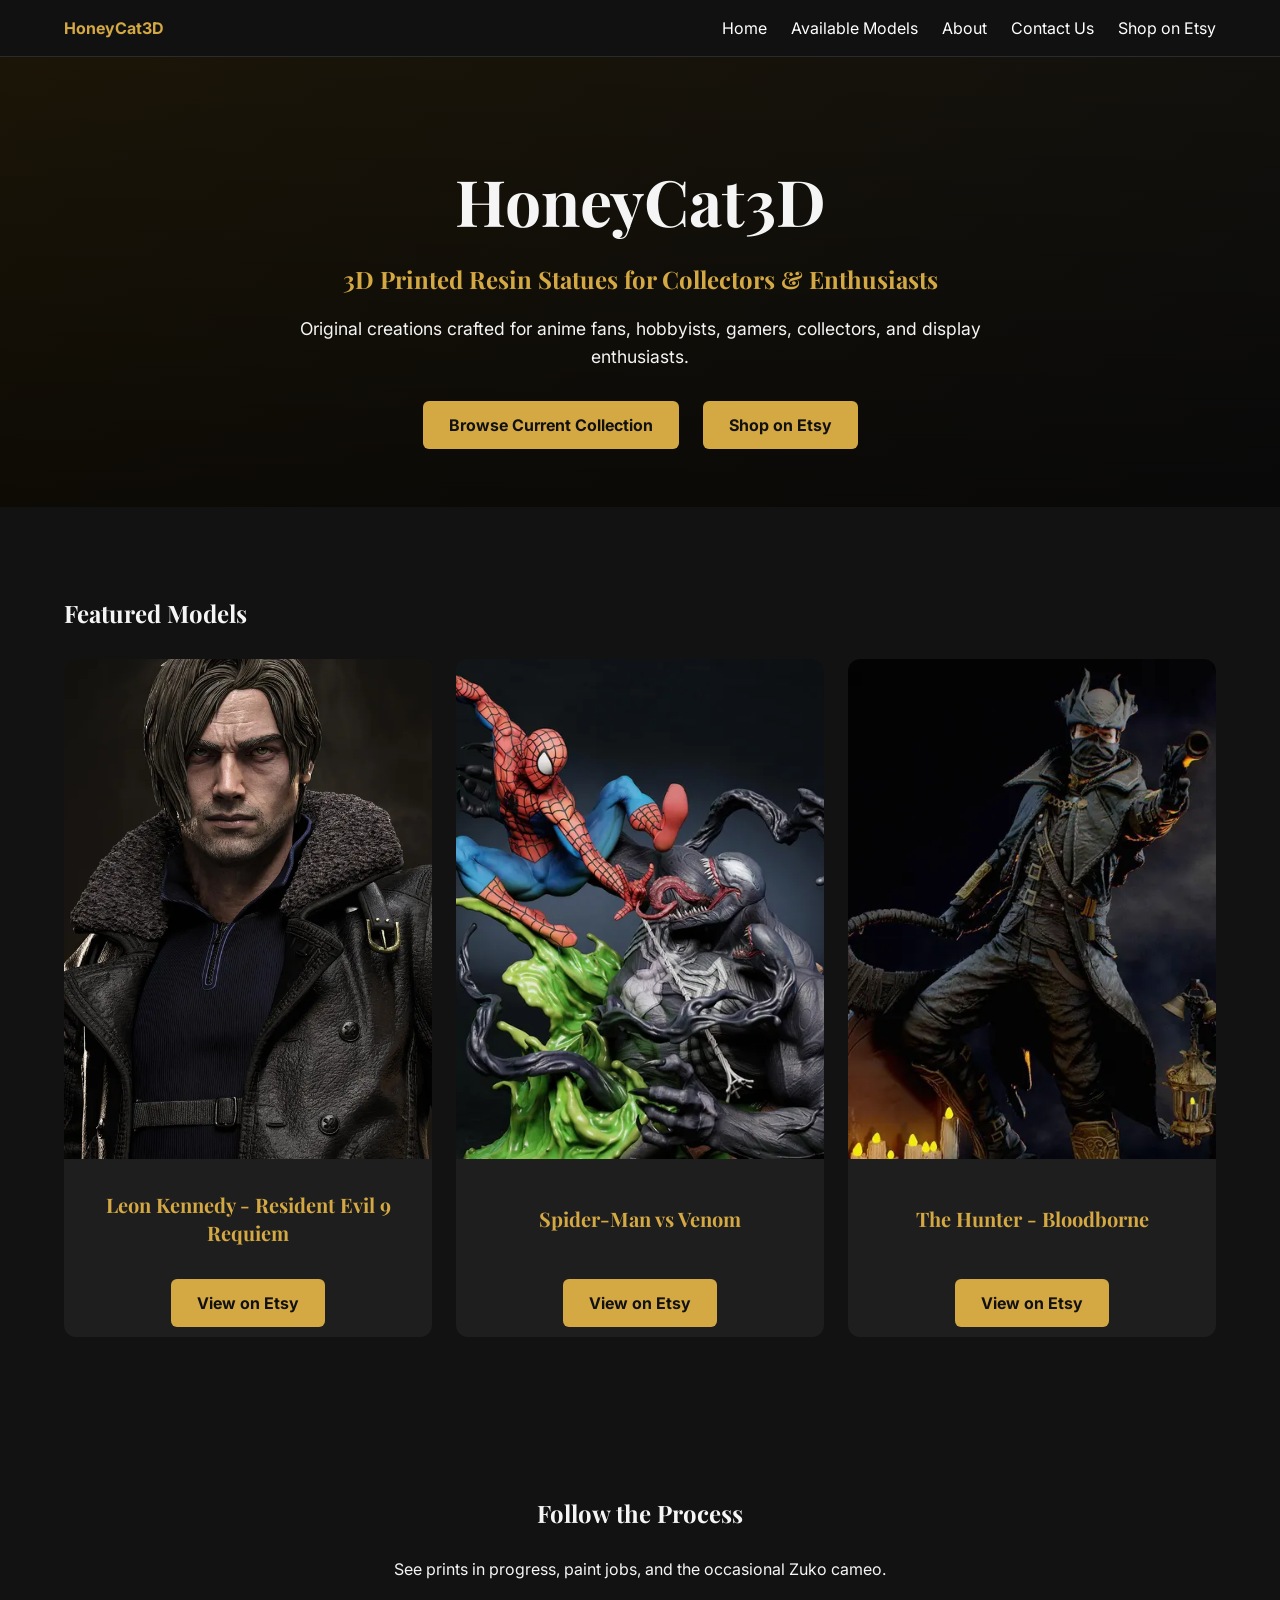
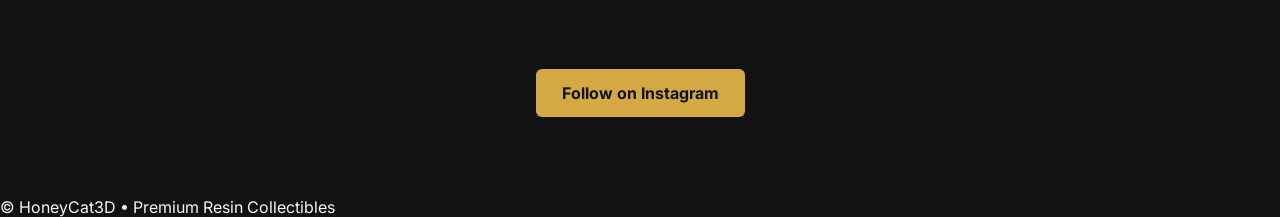
<file: index.html>
<!doctype html>
<html>
<head>
    <meta charset="utf-8">
    <meta name="viewport" content="width=device-width,initial-scale=1">
    <link rel="stylesheet" href="styles.css">
    <title>HoneyCat3D</title>
</head>

<body>

    <header>
        <nav>
            <div>
                <strong class="gold">HoneyCat3D</strong>
            </div>

            <div class="links">
                <a href="index.html">Home</a>
                <a href="models.html">Available Models</a>
                <a href="about.html">About</a>
                <a href="contact.html">Contact Us</a>
                <a href="https://www.etsy.com/shop/HoneyCat3D" target="_blank">Shop on Etsy</a>
            </div>
        </nav>
    </header>

    <section class="hero">
        <div>
            <h1>HoneyCat3D</h1>

            <h2 class="gold">
                3D Printed Resin Statues for Collectors & Enthusiasts
            </h2>

            <p>
                Original creations crafted for anime fans, hobbyists, gamers, collectors,
                and display enthusiasts.
            </p>

            <a class="btn" href="models.html">
                Browse Current Collection
            </a>

            <a class="btn"
               href="https://www.etsy.com/shop/HoneyCat3D"
               target="_blank">Shop on Etsy
            </a>
        </div>
    </section>

    <section class="section">
        <h2>Featured Models</h2>
        <div class="grid">
            <div class="card">
                <img src="images/leon-kennedy.jpg" alt="Leon Kennedy - Resident Evil 9 Requiem">
                <h3>Leon Kennedy - Resident Evil 9 Requiem</h3>
                <a class="btn"
                   href="https://www.etsy.com/listing/4495283661/leon-kennedy-resident-evil-9-requiem"
                   target="_blank">
                   View on Etsy
                </a>
            </div>

            <div class="card">
                <img src="images/spiderman-venom.jpg" alt="Spider-Man vs Venom">
                <h3>Spider-Man vs Venom</h3>
                <a class="btn" href="https://www.etsy.com/listing/4495843541/spider-man-vs-venom-resin-model-kit-3d" target="_blank">View on Etsy</a>
            </div>

            <div class="card">
                <img src="images/hunter-bloodborne.jpg" alt="The Hunter - Bloodborne">
                <h3>The Hunter - Bloodborne</h3>
                <a class="btn" href="https://www.etsy.com/listing/4495305898/the-hunter-bloodborne-resin-model-kit-3d" target="_blank">View on Etsy</a>
            </div>
        </div>
    </section>

    <section class="section" style="text-align: center;">
        <h2>Follow the Process</h2>
        <p>See prints in progress, paint jobs, and the occasional Zuko cameo.</p>

        <div class="insta-embeds">
            <blockquote class="instagram-media" data-instgrm-captioned data-instgrm-permalink="https://www.instagram.com/p/DdEme7PoEOU/?utm_source=ig_embed&amp;utm_campaign=loading" data-instgrm-version="14" style=" background:#FFF; border:0; border-radius:3px; box-shadow:0 0 1px 0 rgba(0,0,0,0.5),0 1px 10px 0 rgba(0,0,0,0.15); margin: 1px; max-width:540px; min-width:326px; padding:0; width:99.375%; width:-webkit-calc(100% - 2px); width:calc(100% - 2px);"></blockquote>

            <blockquote class="instagram-media" data-instgrm-captioned data-instgrm-permalink="https://www.instagram.com/p/DdArCjHllTV/?utm_source=ig_embed&amp;utm_campaign=loading" data-instgrm-version="14" style=" background:#FFF; border:0; border-radius:3px; box-shadow:0 0 1px 0 rgba(0,0,0,0.5),0 1px 10px 0 rgba(0,0,0,0.15); margin: 1px; max-width:540px; min-width:326px; padding:0; width:99.375%; width:-webkit-calc(100% - 2px); width:calc(100% - 2px);"></blockquote>

            <blockquote class="instagram-media" data-instgrm-captioned data-instgrm-permalink="https://www.instagram.com/p/Dbi0T_EoL50/?utm_source=ig_embed&amp;utm_campaign=loading" data-instgrm-version="14" style=" background:#FFF; border:0; border-radius:3px; box-shadow:0 0 1px 0 rgba(0,0,0,0.5),0 1px 10px 0 rgba(0,0,0,0.15); margin: 1px; max-width:540px; min-width:326px; padding:0; width:99.375%; width:-webkit-calc(100% - 2px); width:calc(100% - 2px);"></blockquote>
        </div>

        <a class="btn" href="https://www.instagram.com/honey.cat.studios/" target="_blank">Follow on Instagram</a>
    </section>

    <div class="footer">
        © HoneyCat3D • Premium Resin Collectibles
    </div>

    <script async src="//www.instagram.com/embed.js"></script>

</body>
</html>
</file>
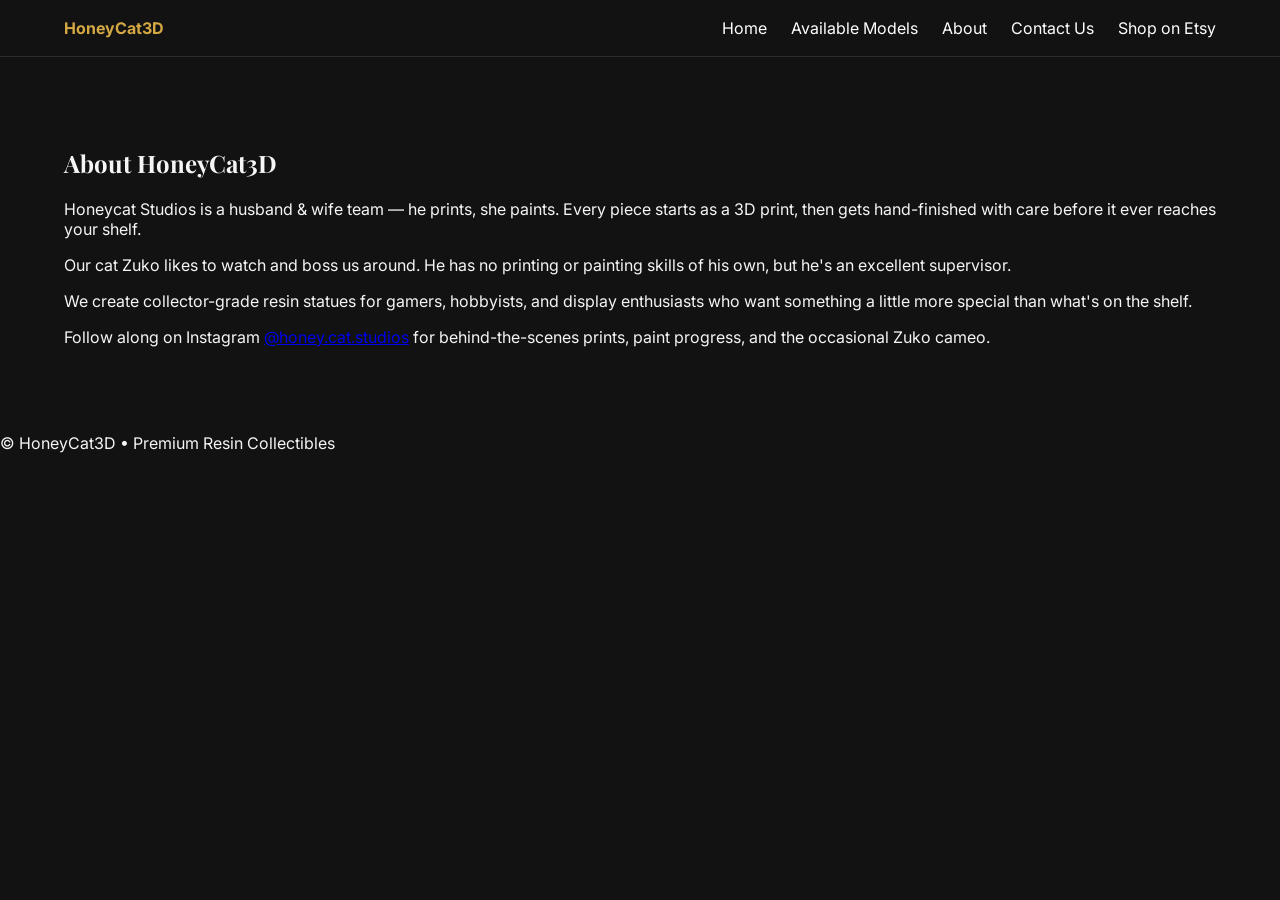
<file: about.html>
<!doctype html>
<html>
<head>
    <meta charset="utf-8">
    <meta name="viewport" content="width=device-width,initial-scale=1">
    <link rel="stylesheet" href="styles.css">
    <title>About - HoneyCat3D</title>
</head>

<body>

    <header>
        <nav>
            <div>
                <strong class="gold">HoneyCat3D</strong>
            </div>

            <div class="links">
                <a href="index.html">Home</a>
                <a href="models.html">Available Models</a>
                <a href="about.html">About</a>
                <a href="contact.html">Contact Us</a>
                <a href="https://www.etsy.com/shop/HoneyCat3D" target="_blank">Shop on Etsy</a>
            </div>
        </nav>
    </header>

    <section class="section">
        <h1>About HoneyCat3D</h1>

        <p>
            Honeycat Studios is a husband &amp; wife team — he prints,
            she paints. Every piece starts as a 3D print, then gets
            hand-finished with care before it ever reaches your shelf.
        </p>

        <p>
            Our cat Zuko likes to watch and boss us around. He has no
            printing or painting skills of his own, but he's an
            excellent supervisor.
        </p>

        <p>
            We create collector-grade resin statues for
            gamers, hobbyists, and display enthusiasts who want
            something a little more special than what's on the shelf.
        </p>

        <p>
            Follow along on Instagram
            <a href="https://www.instagram.com/honey.cat.studios/" target="_blank">@honey.cat.studios</a>
            for behind-the-scenes prints, paint progress, and the
            occasional Zuko cameo.
        </p>
    </section>

    <div class="footer">
        © HoneyCat3D • Premium Resin Collectibles
    </div>

</body>
</html>
</file>
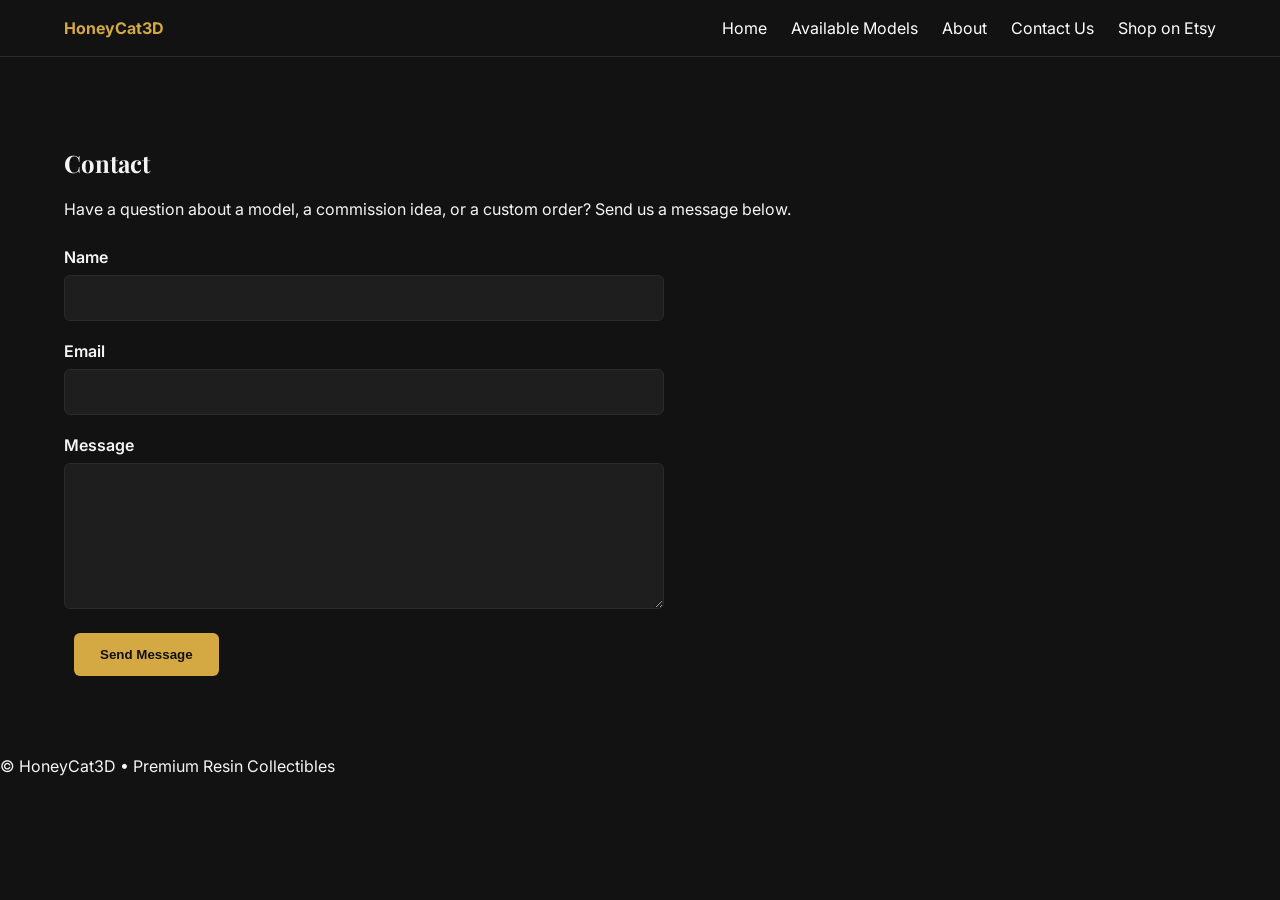
<file: contact.html>
<!doctype html>
<html>
<head>
    <meta charset="utf-8">
    <meta name="viewport" content="width=device-width,initial-scale=1">
    <link rel="stylesheet" href="styles.css">
    <title>Contact - HoneyCat3D</title>
</head>

<body>

    <header>
        <nav>
            <div>
                <strong class="gold">HoneyCat3D</strong>
            </div>

            <div class="links">
                <a href="index.html">Home</a>
                <a href="models.html">Available Models</a>
                <a href="about.html">About</a>
                <a href="contact.html">Contact Us</a>
                <a href="https://www.etsy.com/shop/HoneyCat3D" target="_blank">Shop on Etsy</a>
            </div>
        </nav>
    </header>

    <section class="section">
        <h1>Contact</h1>
        <p>Have a question about a model, a commission idea, or a custom order? Send us a message below.</p>

        <form class="contact-form" action="https://formtorch.com/f/ctdcpohybp" method="POST">
            <input type="hidden" name="_redirect" value="https://tehh3ro0ftiem.github.io/honeycat-studios/thank-you.html">

            <label for="name">Name</label>
            <input type="text" id="name" name="name" required>

            <label for="email">Email</label>
            <input type="email" id="email" name="email" required>

            <label for="message">Message</label>
            <textarea id="message" name="message" rows="6" required></textarea>

            <button type="submit" class="btn">Send Message</button>
        </form>
    </section>

    <div class="footer">
        © HoneyCat3D • Premium Resin Collectibles
    </div>

</body>
</html>
</file>
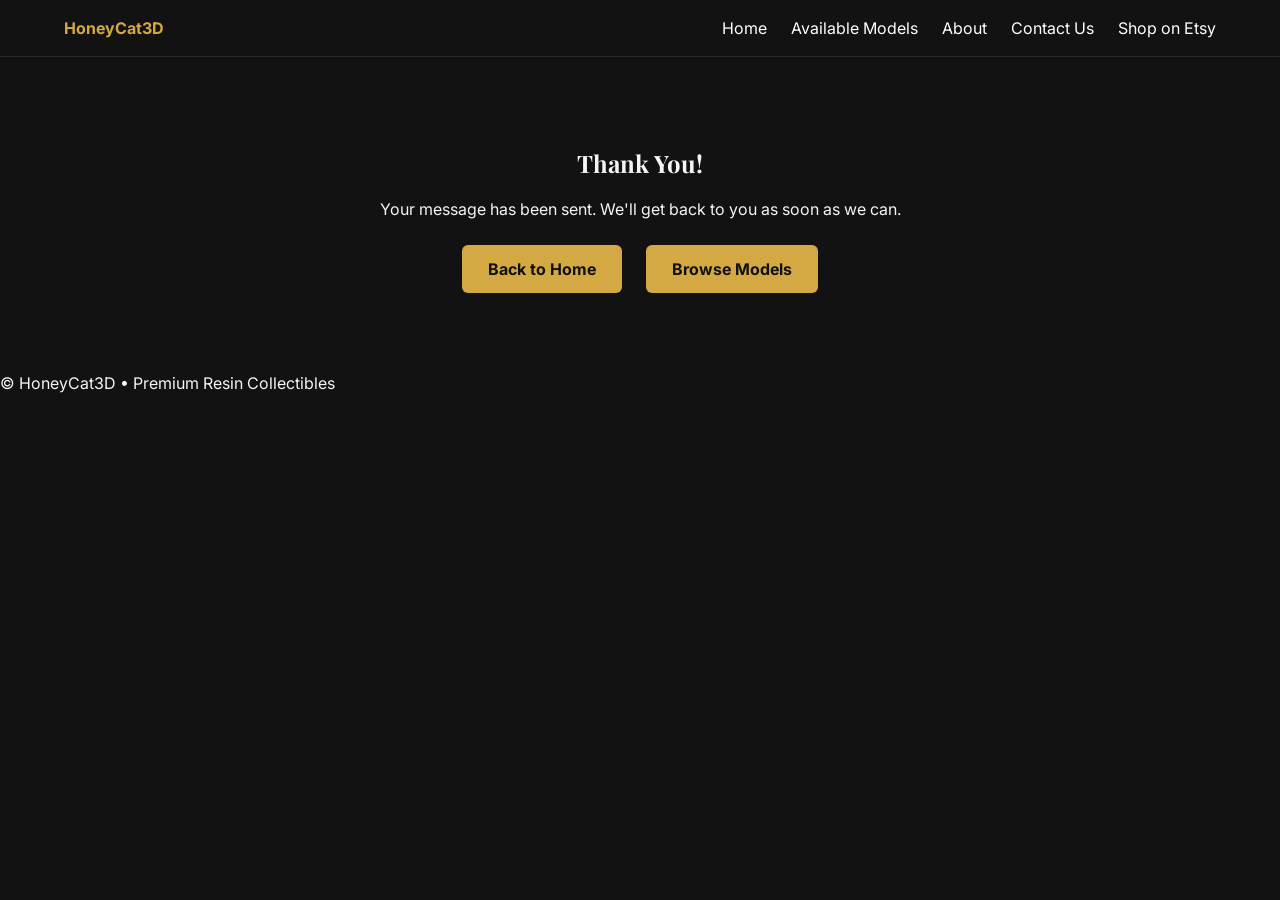
<file: thank-you.html>
<!doctype html>
<html>
<head>
    <meta charset="utf-8">
    <meta name="viewport" content="width=device-width,initial-scale=1">
    <link rel="stylesheet" href="styles.css">
    <title>Thank You - HoneyCat3D</title>
</head>

<body>

    <header>
        <nav>
            <div>
                <strong class="gold">HoneyCat3D</strong>
            </div>

            <div class="links">
                <a href="index.html">Home</a>
                <a href="models.html">Available Models</a>
                <a href="about.html">About</a>
                <a href="contact.html">Contact Us</a>
                <a href="https://www.etsy.com/shop/HoneyCat3D" target="_blank">Shop on Etsy</a>
            </div>
        </nav>
    </header>

    <section class="section" style="text-align: center;">
        <h1>Thank You!</h1>
        <p>Your message has been sent. We'll get back to you as soon as we can.</p>

        <a class="btn" href="index.html">Back to Home</a>
        <a class="btn" href="models.html">Browse Models</a>
    </section>

    <div class="footer">
        © HoneyCat3D • Premium Resin Collectibles
    </div>

</body>
</html>
</file>
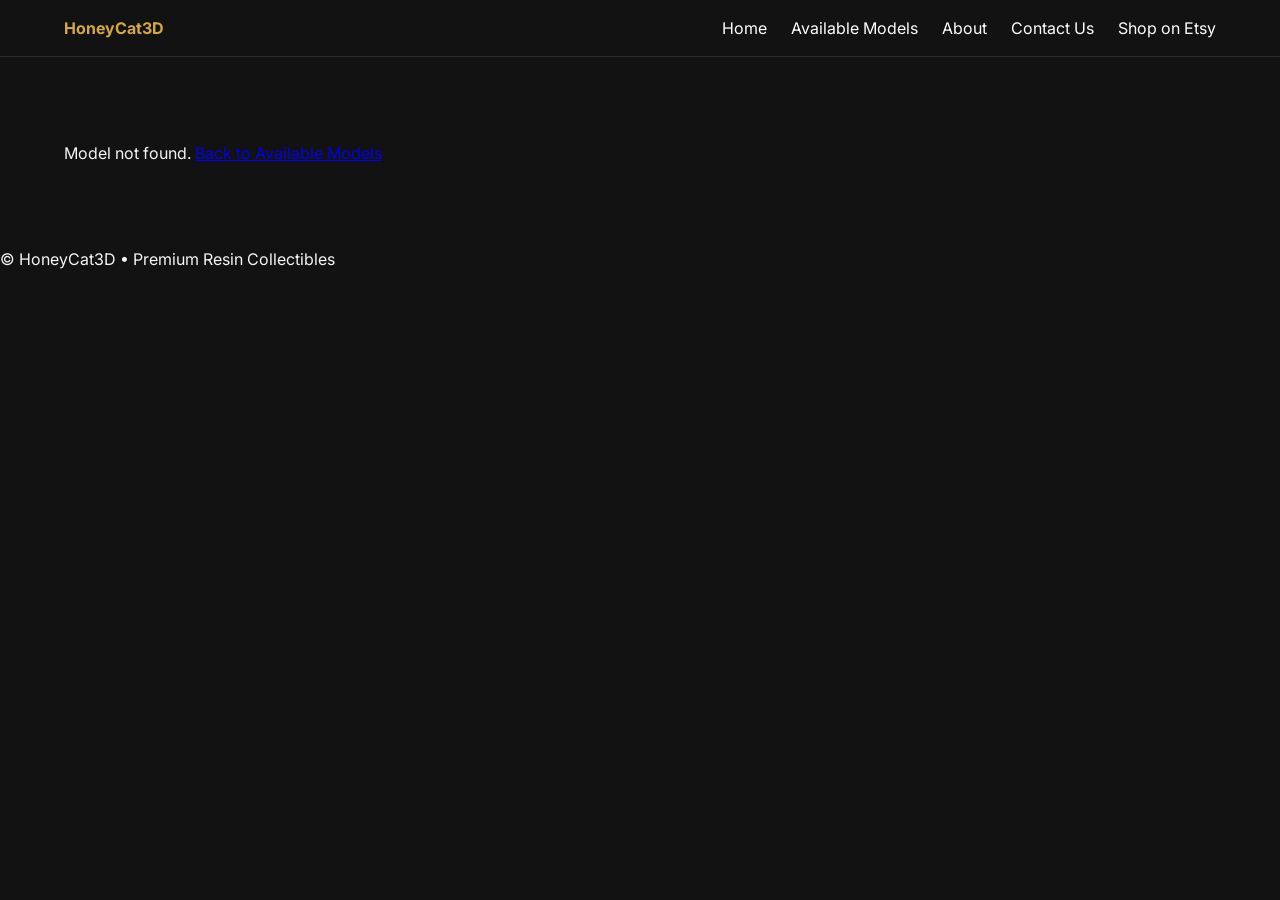
<file: public/model.html>
<!doctype html>
<html>
<head>
    <meta charset="utf-8">
    <meta name="viewport" content="width=device-width,initial-scale=1">
    <link rel="stylesheet" href="styles.css">
    <title>Model - HoneyCat3D</title>
</head>

<body>

    <header>
        <nav>
            <div>
                <strong class="gold">HoneyCat3D</strong>
            </div>

            <div class="links">
                <a href="index.html">Home</a>
                <a href="models.html">Available Models</a>
                <a href="about.html">About</a>
                <a href="contact.html">Contact Us</a>
                <a href="https://www.etsy.com/shop/HoneyCat3D" target="_blank">Shop on Etsy</a>
            </div>
        </nav>
    </header>

    <section class="section" id="model-detail">
        <p>Loading model...</p>
    </section>

    <div class="footer">
        © HoneyCat3D • Premium Resin Collectibles
    </div>

    <script src="models-data.js?v=5"></script>
    <script>
        const params = new URLSearchParams(window.location.search);
        const modelId = params.get("id");
        const model = MODELS.find(m => m.id === modelId);
        const container = document.getElementById("model-detail");

        if (!model) {
            container.innerHTML = "<p>Model not found. <a href='models.html'>Back to Available Models</a></p>";
        } else {
            document.title = model.title + " - HoneyCat3D";

            container.innerHTML = `
                <a class="back-link" href="models.html">&larr; Back to Available Models</a>

                <div class="product-layout">
                    <div class="model-gallery">
                        <div class="main-image-wrap">
                            <button class="gallery-arrow gallery-arrow-left" id="prev-image" aria-label="Previous image">&#10094;</button>
                            <img id="main-image" src="${model.images[0]}" alt="${model.title}">
                            <button class="gallery-arrow gallery-arrow-right" id="next-image" aria-label="Next image">&#10095;</button>
                        </div>
                        <div class="thumbnail-row">
                            ${model.images.map((img, i) => `
                                <img class="thumbnail ${i === 0 ? "active" : ""}" src="${img}" alt="${model.title} view ${i + 1}">
                            `).join("")}
                        </div>
                    </div>

                    <div class="product-info">
                        <p class="product-meta">${model.artist} &middot; ${model.series}</p>
                        <h1>${model.title}</h1>

                        <div class="model-specs">
                            <label for="scale-select"><strong>Scale:</strong></label>
                            <select id="scale-select">
                                ${model.scaleOptions.map((opt, i) => `
                                    <option value="${i}">${opt.scale}</option>
                                `).join("")}
                            </select>

                            <p id="size-display"><strong>Size:</strong> ${model.scaleOptions[0].size}</p>
                            <p>${model.description}</p>
                        </div>

                        <a class="btn" id="etsy-link" href="${model.scaleOptions[0].etsyUrl}" target="_blank">View on Etsy</a>
                    </div>
                </div>

                <div class="lightbox" id="lightbox">
                    <img id="lightbox-image" src="" alt="${model.title} enlarged">
                </div>
            `;

            const mainImage = document.getElementById("main-image");
            const thumbnails = document.querySelectorAll(".thumbnail");
            const lightbox = document.getElementById("lightbox");
            const lightboxImage = document.getElementById("lightbox-image");
            let currentIndex = 0;

            function showImage(index) {
                currentIndex = (index + model.images.length) % model.images.length;
                mainImage.src = model.images[currentIndex];
                thumbnails.forEach(t => t.classList.remove("active"));
                thumbnails[currentIndex].classList.add("active");
                thumbnails[currentIndex].scrollIntoView({ behavior: "smooth", inline: "center", block: "nearest" });
                if (lightbox.classList.contains("open")) {
                    lightboxImage.src = model.images[currentIndex];
                }
            }

            function openLightbox() {
                lightboxImage.src = model.images[currentIndex];
                lightbox.classList.add("open");
            }

            function closeLightbox() {
                lightbox.classList.remove("open");
            }

            thumbnails.forEach((thumb, i) => {
                thumb.addEventListener("click", () => showImage(i));
            });

            document.getElementById("prev-image").addEventListener("click", () => showImage(currentIndex - 1));
            document.getElementById("next-image").addEventListener("click", () => showImage(currentIndex + 1));

            mainImage.addEventListener("click", openLightbox);
            lightbox.addEventListener("click", closeLightbox);

            document.addEventListener("keydown", (e) => {
                if (e.key === "ArrowLeft") showImage(currentIndex - 1);
                if (e.key === "ArrowRight") showImage(currentIndex + 1);
                if (e.key === "Escape") closeLightbox();
            });

            document.getElementById("scale-select").addEventListener("change", (e) => {
                const opt = model.scaleOptions[e.target.value];
                document.getElementById("size-display").innerHTML = `<strong>Size:</strong> ${opt.size}`;
                document.getElementById("etsy-link").href = opt.etsyUrl;
            });
        }
    </script>

</body>
</html>
</file>
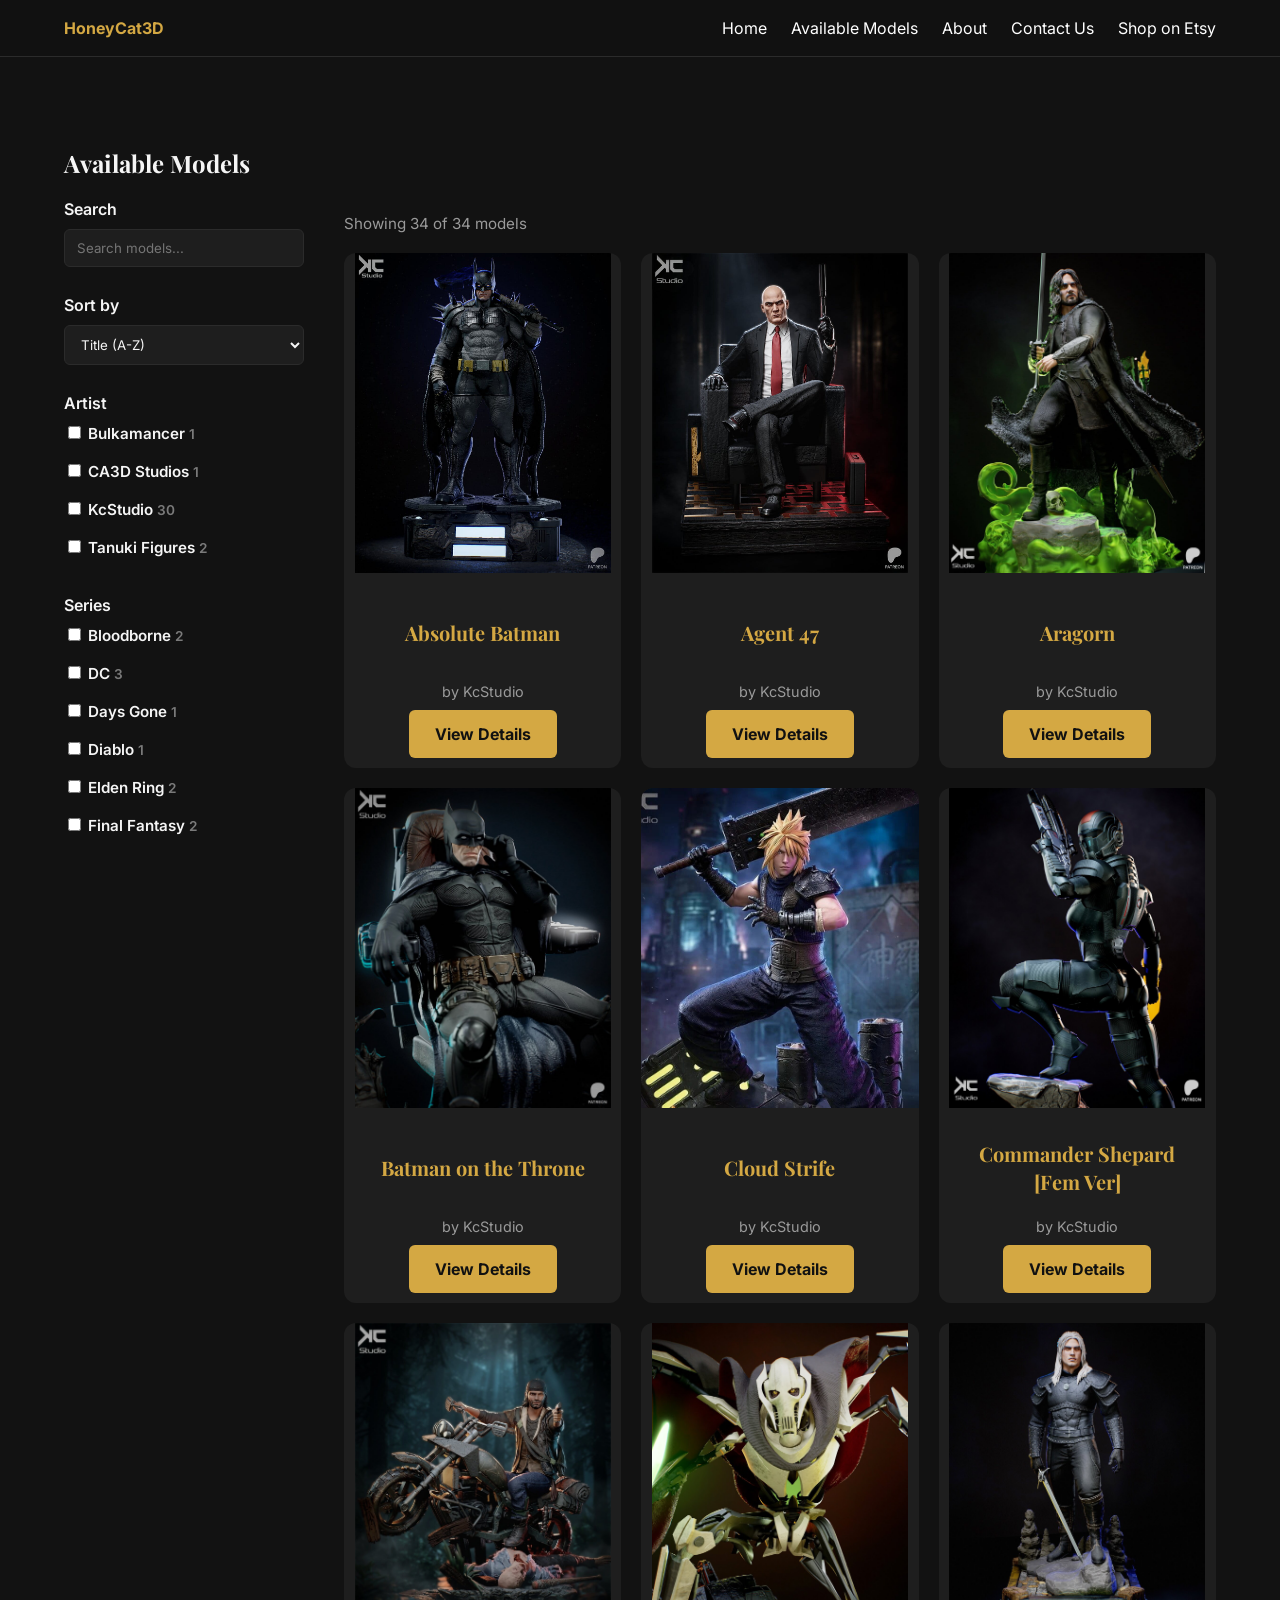
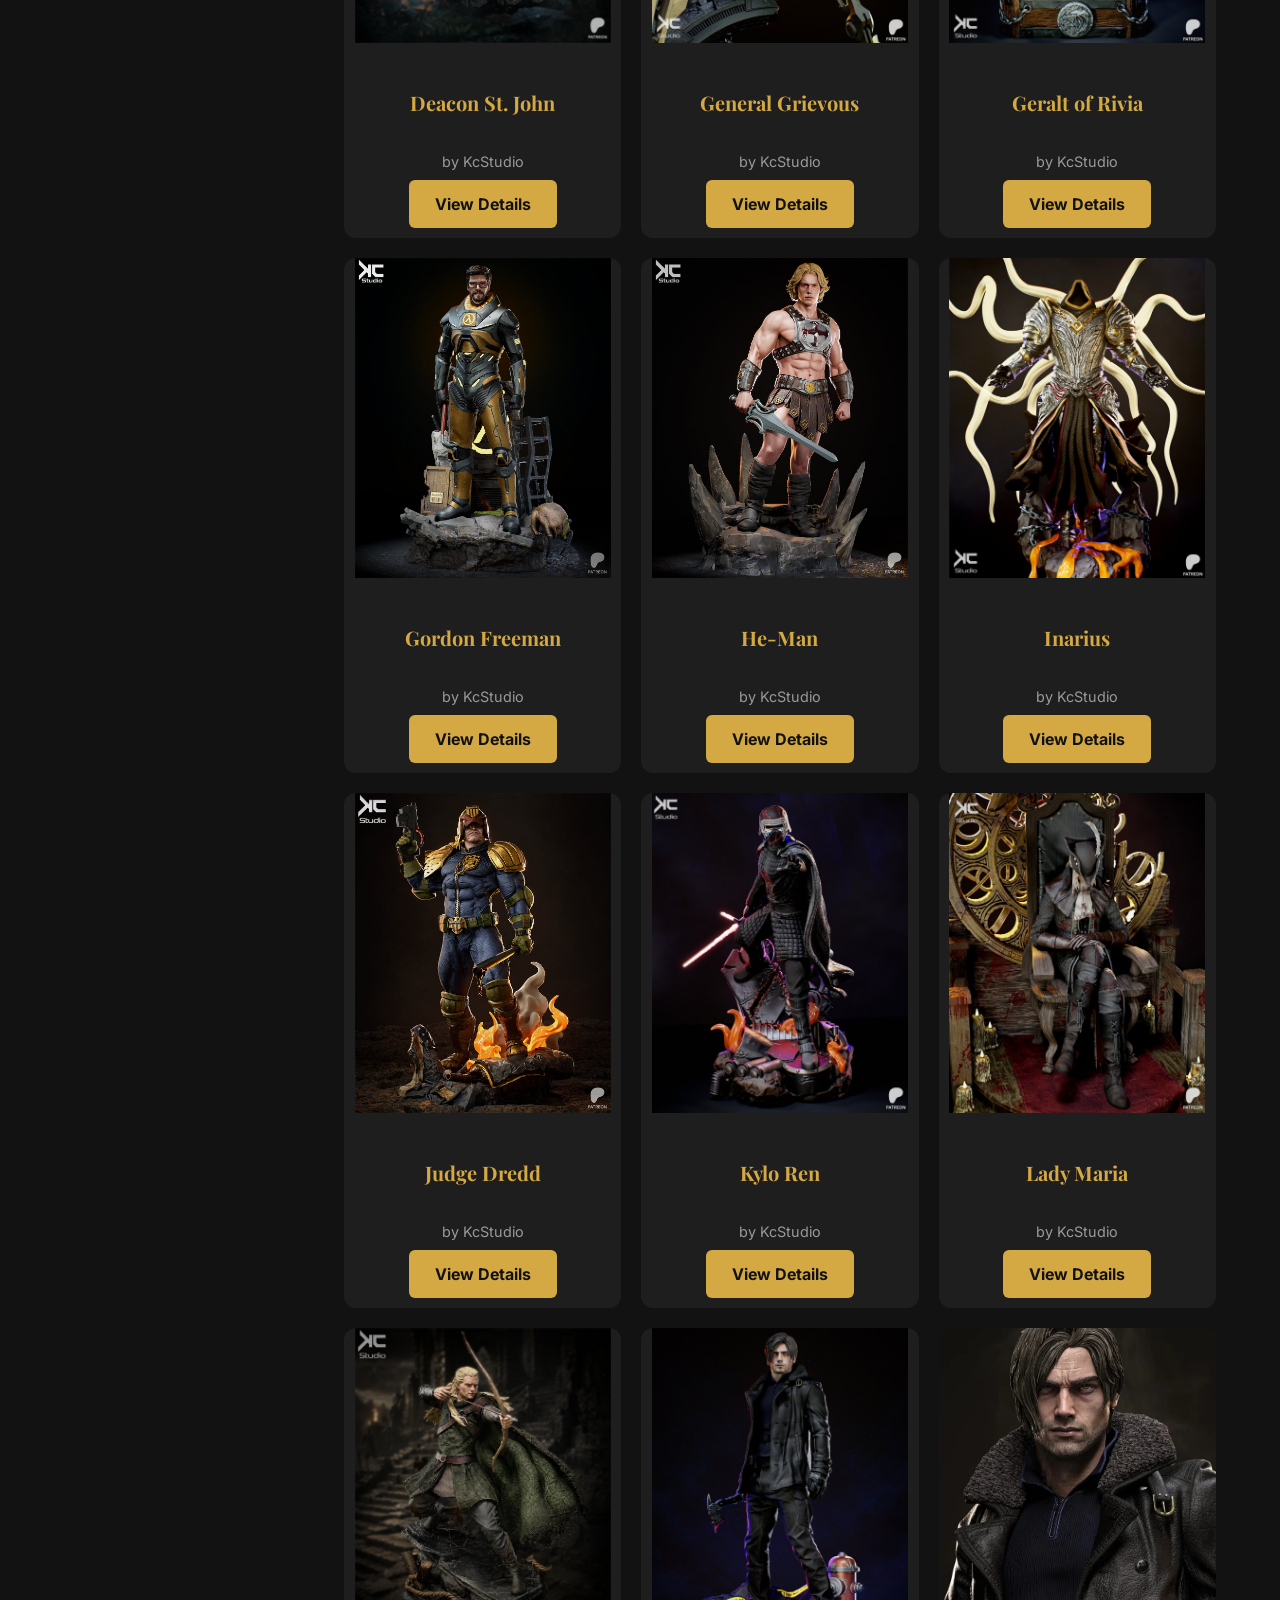
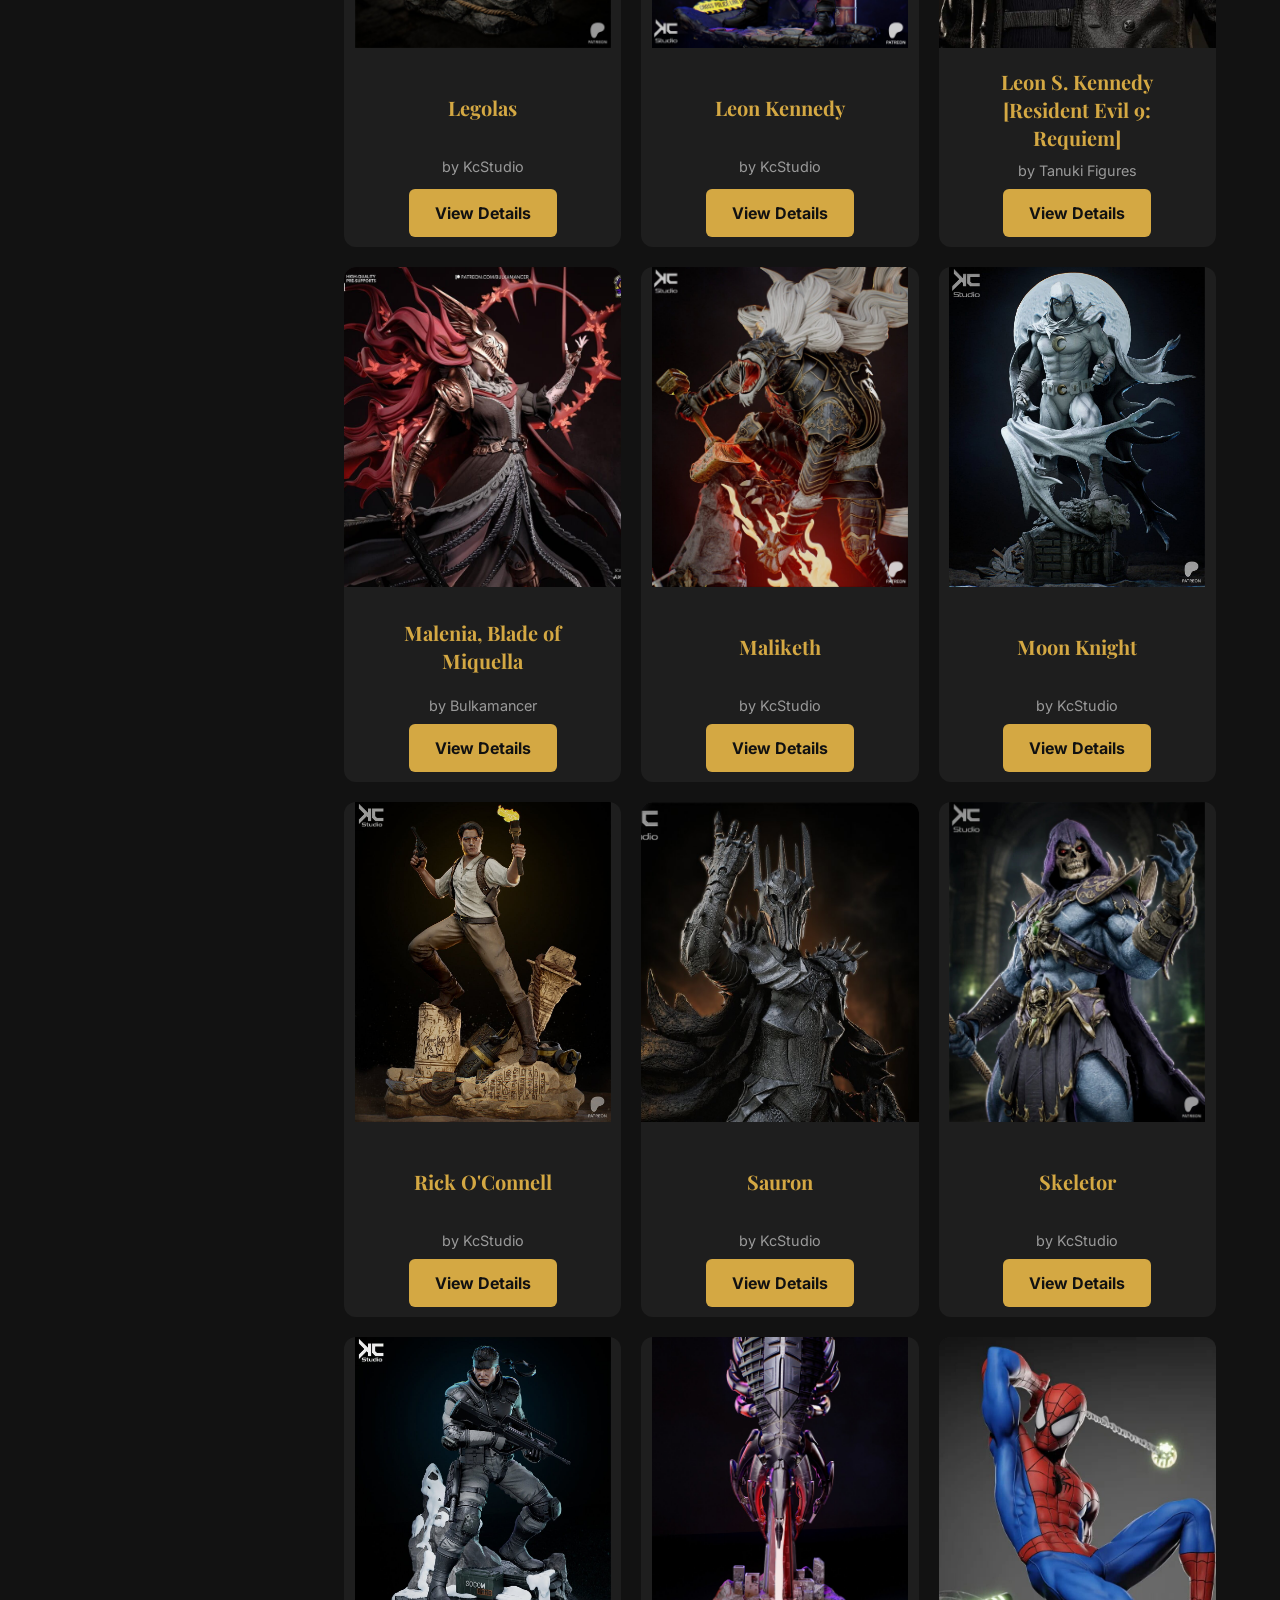
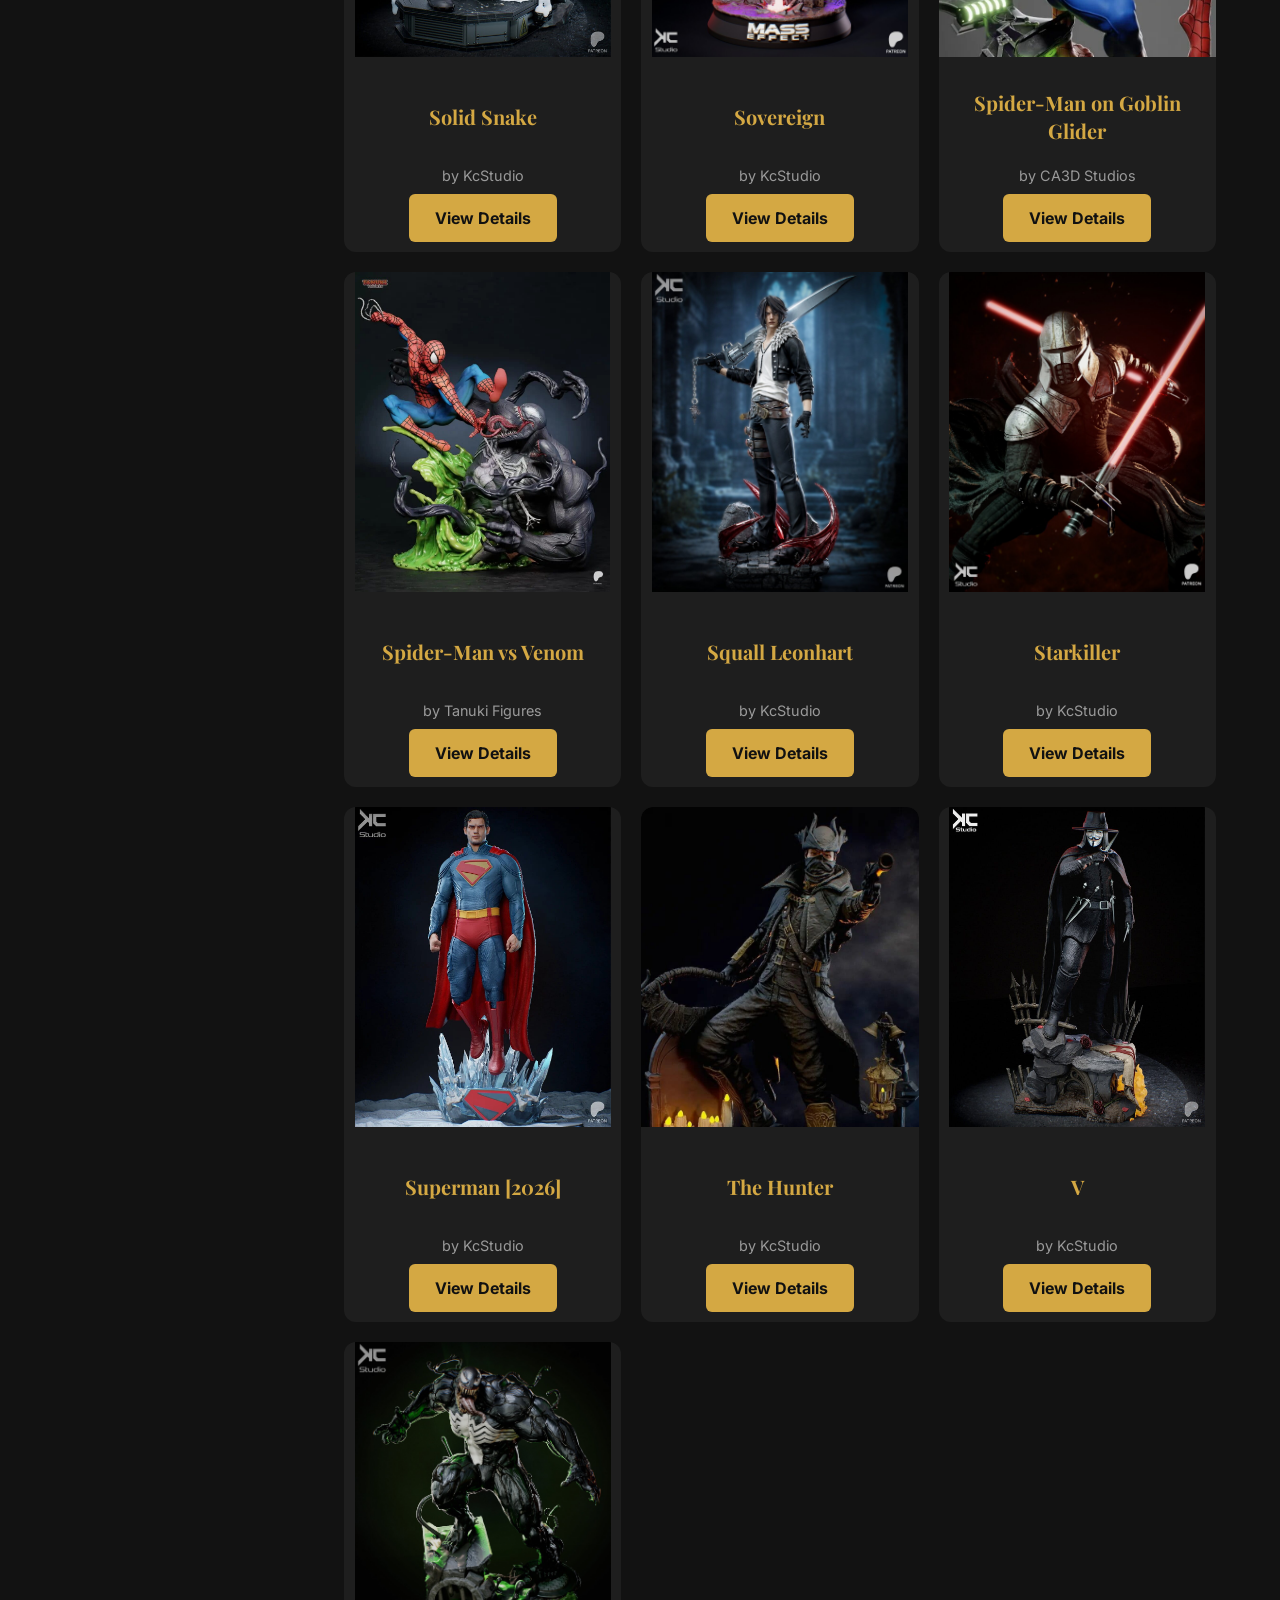
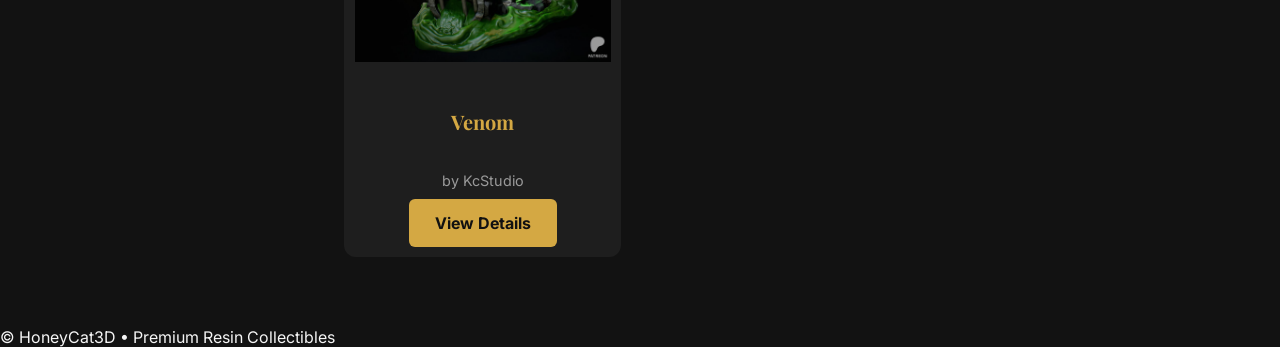
<file: public/models.html>
<!doctype html>
<html>
<head>
    <meta charset="utf-8">
    <meta name="viewport" content="width=device-width,initial-scale=1">
    <link rel="stylesheet" href="styles.css">
    <title>Available Models - HoneyCat3D</title>
</head>

<body>

    <header>
        <nav>
            <div>
                <strong class="gold">HoneyCat3D</strong>
            </div>

            <div class="links">
                <a href="index.html">Home</a>
                <a href="models.html">Available Models</a>
                <a href="about.html">About</a>
                <a href="contact.html">Contact Us</a>
                <a href="https://www.etsy.com/shop/HoneyCat3D" target="_blank">Shop on Etsy</a>
            </div>
        </nav>
    </header>

    <section class="section section-wide">
        <h1>Available Models</h1>

        <div class="browse-layout">
            <aside class="browse-sidebar">
                <div class="sidebar-block">
                    <label for="search-input">Search</label>
                    <input type="text" id="search-input" placeholder="Search models...">
                </div>

                <div class="sidebar-block">
                    <label for="sort-select">Sort by</label>
                    <select id="sort-select">
                        <option value="title-asc">Title (A-Z)</option>
                        <option value="title-desc">Title (Z-A)</option>
                        <option value="artist-asc">Artist (A-Z)</option>
                    </select>
                </div>

                <div class="sidebar-block">
                    <span class="sidebar-heading">Artist</span>
                    <div id="artist-checkboxes" class="checkbox-list"></div>
                </div>

                <div class="sidebar-block">
                    <span class="sidebar-heading">Series</span>
                    <div id="series-checkboxes" class="checkbox-list"></div>
                </div>
            </aside>

            <div class="browse-main">
                <p class="results-count" id="results-count"></p>
                <div class="grid" id="models-grid"></div>
            </div>
        </div>
    </section>

    <div class="footer">
        © HoneyCat3D • Premium Resin Collectibles
    </div>

    <script src="models-data.js?v=5"></script>
    <script>
        const grid = document.getElementById("models-grid");
        const resultsCount = document.getElementById("results-count");
        const searchInput = document.getElementById("search-input");
        const sortSelect = document.getElementById("sort-select");
        const artistBox = document.getElementById("artist-checkboxes");
        const seriesBox = document.getElementById("series-checkboxes");

        function buildCheckboxes(container, valueCounts, groupName) {
            valueCounts.forEach(({ value, count }) => {
                const id = groupName + "-" + value.replace(/\s+/g, "-").toLowerCase();
                const wrapper = document.createElement("label");
                wrapper.className = "checkbox-item";
                wrapper.innerHTML = `
                    <input type="checkbox" value="${value}" id="${id}" data-group="${groupName}">
                    ${value}
                    <span class="checkbox-count">${count}</span>
                `;
                container.appendChild(wrapper);
            });
        }

        function getChecked(container) {
            return Array.from(container.querySelectorAll("input:checked")).map(cb => cb.value);
        }

        function renderModels() {
            const query = searchInput.value.trim().toLowerCase();
            const checkedArtists = getChecked(artistBox);
            const checkedSeries = getChecked(seriesBox);
            const sortMode = sortSelect.value;

            let filtered = MODELS.filter(m => {
                const matchesQuery = m.title.toLowerCase().includes(query);
                const matchesArtist = checkedArtists.length === 0 || checkedArtists.includes(m.artist);
                const matchesSeries = checkedSeries.length === 0 || checkedSeries.includes(m.series);
                return matchesQuery && matchesArtist && matchesSeries;
            });

            filtered.sort((a, b) => {
                if (sortMode === "title-asc") return a.title.localeCompare(b.title);
                if (sortMode === "title-desc") return b.title.localeCompare(a.title);
                if (sortMode === "artist-asc") return a.artist.localeCompare(b.artist);
                return 0;
            });

            resultsCount.textContent = `Showing ${filtered.length} of ${MODELS.length} models`;

            grid.innerHTML = filtered.map(m => `
                <div class="card">
                    <a href="model.html?id=${m.id}">
                        <img src="${m.images[0]}" alt="${m.title}">
                    </a>
                    <h3>${m.title}</h3>
                    <p class="card-artist">by ${m.artist}</p>
                    <a class="btn" href="model.html?id=${m.id}">View Details</a>
                </div>
            `).join("");

            if (filtered.length === 0) {
                grid.innerHTML = "<p>No models match those filters.</p>";
            }
        }

        function countBy(key) {
            const counts = {};
            MODELS.forEach(m => {
                counts[m[key]] = (counts[m[key]] || 0) + 1;
            });
            return Object.keys(counts)
                .sort()
                .map(value => ({ value, count: counts[value] }));
        }

        const artistCounts = countBy("artist");
        const seriesCounts = countBy("series");
        buildCheckboxes(artistBox, artistCounts, "artist");
        buildCheckboxes(seriesBox, seriesCounts, "series");

        searchInput.addEventListener("input", renderModels);
        sortSelect.addEventListener("change", renderModels);
        artistBox.addEventListener("change", renderModels);
        seriesBox.addEventListener("change", renderModels);

        renderModels();
    </script>

</body>
</html>
</file>
<file: styles.css>
@import url('https://fonts.googleapis.com/css2?family=Playfair+Display:wght@600;700&family=Inter:wght@300;400;600;700&display=swap');

/* ===== Global ===== */

body {
    margin: 0;
    background: #121212;
    color: #f5f5f5;
    font-family: Inter, sans-serif;
    overflow-x: hidden;
}

h1,
h2 {
    font-family: "Playfair Display", serif;
}

.gold {
    color: #d4a843;
}

/* ===== Header ===== */

header {
    position: sticky;
    top: 0;
    background: rgba(18, 18, 18, 0.95);
    padding: 18px 5%;
    border-bottom: 1px solid #2b2b2b;
    z-index: 1000;
}

nav {
    display: flex;
    justify-content: space-between;
    align-items: center;
}

.links a {
    color: white;
    text-decoration: none;
    margin-left: 20px;
    transition: color 0.3s ease;
}

.links a:hover {
    color: #d4a843;
}

/* ===== Hero ===== */

.hero {
    min-height: 50vh;
    display: flex;
    align-items: center;
    justify-content: center;
    text-align: center;
    padding: 0 20px;

    background:
        linear-gradient(rgba(0, 0, 0, 0.55),
        rgba(0, 0, 0, 0.75)),
        linear-gradient(135deg, #3d2f0f, #222);
}

.hero h1 {
    font-size: 4rem;
    margin-bottom: 10px;
}

.hero p {
    max-width: 750px;
    margin: 20px auto;
    font-size: 1.1rem;
    line-height: 1.6;
}

/* ===== Buttons ===== */

.btn {
    display: inline-block;
    margin: 10px;
    padding: 14px 26px;

    background: #d4a843;
    color: #111;

    text-decoration: none;
    font-weight: 700;

    border-radius: 6px;

    transition:
        background 0.3s ease,
        transform 0.2s ease;
}

.btn:hover {
    background: #e3b751;
    transform: translateY(-2px);
}

/* ===== Content Sections ===== */

.section {
    max-width: 1200px;
    margin: auto;
    padding: 70px 5%;
}

.section h2 {
    margin-bottom: 30px;
}

/* ===== Card Grid ===== */

.grid {
    display: grid;
    grid-template-columns: repeat(auto-fit, minmax(320px, 1fr));
    gap: 24px;
}

/* ===== Product Cards ===== */

.card {
    background: #1e1e1e;
    border-radius: 12px;
    overflow: hidden;

    display: flex;
    flex-direction: column;
    align-items: center;

    transition:
        transform 0.3s ease,
        box-shadow 0.3s ease;
}

.card .btn {
    margin-top: auto;
}

.card:hover {
    transform: translateY(-6px);
    box-shadow: 0 10px 25px rgba(0, 0, 0, 0.4);
}

.card img {
    width: 100%;
    height: 500px;

    object-fit: cover;
    object-position: center;

    display: block;
}

.card h3 {
    margin: 0;
    padding: 20px;

    text-align: center;

    color: #d4a843;
    font-family: "Playfair Display", serif;
    font-size: 1.25rem;
    font-weight: 700;
    line-height: 1.4;

    min-height: 80px;

    display: flex;
    align-items: center;
    justify-content: center;
}

/* ===== Model Detail Gallery ===== */

.model-gallery {
    max-width: 700px;
    margin: 0 auto 30px;
}

.model-gallery #main-image {
    width: 100%;
    max-height: 500px;
    object-fit: cover;
    object-position: center;
    border-radius: 12px;
    display: block;
    cursor: zoom-in;
}

.thumbnail-row {
    display: flex;
    gap: 10px;
    margin-top: 12px;
    overflow-x: auto;
}

.thumbnail {
    width: 80px;
    height: 80px;
    object-fit: cover;
    border-radius: 6px;
    cursor: pointer;
    opacity: 0.6;
    transition: opacity 0.2s ease;
}

.thumbnail:hover {
    opacity: 0.85;
}

.thumbnail.active {
    opacity: 1;
    outline: 2px solid #d4a843;
}

.model-specs {
    max-width: 700px;
    margin: 0 auto 20px;
    line-height: 1.6;
}

/* ===== Filters ===== */

.filters {
    display: flex;
    gap: 12px;
    margin-bottom: 30px;
    flex-wrap: wrap;
}

.filters select {
    background: #1e1e1e;
    color: #f5f5f5;
    border: 1px solid #2b2b2b;
    padding: 10px 14px;
    border-radius: 6px;
    font-family: Inter, sans-serif;
    cursor: pointer;
}

.filters select:hover {
    border-color: #d4a843;
}

.model-specs select {
    background: #1e1e1e;
    color: #f5f5f5;
    border: 1px solid #2b2b2b;
    padding: 8px 12px;
    border-radius: 6px;
    font-family: Inter, sans-serif;
    cursor: pointer;
    margin: 0 0 15px 8px;
}

/* ===== Instagram Embeds ===== */

.insta-embeds {
    display: flex;
    justify-content: center;
    gap: 20px;
    flex-wrap: wrap;
    margin: 30px 0;
}

.insta-embeds .instagram-media {
    width: 100% !important;
    max-width: 340px !important;
    margin: 10px !important;
    flex: 1 1 300px;
}

/* ===== Mobile Responsiveness ===== */

@media (max-width: 768px) {
    nav {
        flex-direction: column;
        align-items: flex-start;
        gap: 12px;
    }

    .links {
        display: flex;
        flex-wrap: wrap;
        gap: 12px;
    }

    .links a {
        margin-left: 0;
    }

    .hero h1 {
        font-size: 2.5rem;
    }

    .hero h2 {
        font-size: 1.1rem;
    }

    .card img {
        height: 280px;
    }

    .browse-main .card img {
        height: 220px;
    }

    .model-gallery #main-image {
        max-height: 320px;
        object-fit: contain;
    }

    .product-layout .model-gallery {
        max-width: 92%;
        margin: 0 auto;
    }
}

/* ===== Contact Form ===== */

.contact-form {
    max-width: 600px;
    display: flex;
    flex-direction: column;
    gap: 8px;
}

.contact-form label {
    font-weight: 600;
    margin-top: 12px;
}

.contact-form input,
.contact-form textarea {
    background: #1e1e1e;
    color: #f5f5f5;
    border: 1px solid #2b2b2b;
    border-radius: 6px;
    padding: 12px;
    font-family: Inter, sans-serif;
    font-size: 1rem;
}

.contact-form input:focus,
.contact-form textarea:focus {
    outline: none;
    border-color: #d4a843;
}

.contact-form button {
    align-self: flex-start;
    margin-top: 16px;
    border: none;
    cursor: pointer;
}

/* ===== Browse Layout (Available Models) ===== */

.browse-layout {
    display: flex;
    align-items: flex-start;
    gap: 40px;
}

.browse-sidebar {
    width: 240px;
    flex-shrink: 0;
    position: sticky;
    top: 90px;
}

.sidebar-block {
    margin-bottom: 28px;
}

.sidebar-block label,
.sidebar-heading {
    display: block;
    font-weight: 600;
    margin-bottom: 10px;
    color: #f5f5f5;
}

.sidebar-block input[type="text"],
.sidebar-block select {
    width: 100%;
    background: #1e1e1e;
    color: #f5f5f5;
    border: 1px solid #2b2b2b;
    border-radius: 6px;
    padding: 10px 12px;
    font-family: Inter, sans-serif;
    box-sizing: border-box;
}

.sidebar-block input[type="text"]:focus,
.sidebar-block select:focus {
    outline: none;
    border-color: #d4a843;
}

.checkbox-list {
    display: flex;
    flex-direction: column;
    gap: 8px;
    max-height: 220px;
    overflow-y: auto;
}

.checkbox-item {
    display: flex;
    align-items: center;
    gap: 8px;
    font-size: 0.95rem;
    color: #cfcfcf;
    cursor: pointer;
}

.checkbox-item input {
    accent-color: #d4a843;
    cursor: pointer;
}

.browse-main {
    flex: 1;
    min-width: 0;
}

.results-count {
    color: #9a9a9a;
    margin-bottom: 20px;
    font-size: 0.95rem;
}

.card-artist {
    margin: -10px 0 10px;
    color: #9a9a9a;
    font-size: 0.9rem;
    text-align: center;
}

/* ===== Product Layout (Model Detail) ===== */

.back-link {
    display: inline-block;
    color: #d4a843;
    text-decoration: none;
    margin-bottom: 24px;
}

.back-link:hover {
    text-decoration: underline;
}

.product-layout {
    display: flex;
    align-items: flex-start;
    gap: 50px;
}

.product-layout .model-gallery {
    flex: 1;
    min-width: 0;
    max-width: none;
    margin: 0;
}

.product-info {
    flex: 1;
    position: sticky;
    top: 90px;
}

.product-meta {
    color: #9a9a9a;
    margin: 0 0 6px;
    font-size: 0.95rem;
}

.product-info h1 {
    margin: 0 0 20px;
}

.product-info .model-specs {
    max-width: none;
    margin: 0 0 20px;
}

/* ===== Mobile: Browse & Product Layouts ===== */

@media (max-width: 900px) {
    .browse-layout,
    .product-layout {
        flex-direction: column;
        align-items: stretch;
    }

    .browse-sidebar,
    .product-info {
        width: 100%;
        position: static;
    }
}

/* ===== Gallery Navigation Arrows ===== */

.main-image-wrap {
    position: relative;
    background: #1e1e1e;
    border-radius: 12px;
}

.gallery-arrow {
    position: absolute;
    top: 50%;
    transform: translateY(-50%);
    background: rgba(18, 18, 18, 0.65);
    color: #f5f5f5;
    border: none;
    width: 44px;
    height: 44px;
    border-radius: 50%;
    font-size: 1.1rem;
    cursor: pointer;
    display: flex;
    align-items: center;
    justify-content: center;
    transition: background 0.2s ease;
}

.gallery-arrow:hover {
    background: rgba(212, 168, 67, 0.85);
    color: #111;
}

.gallery-arrow-left {
    left: 12px;
}

.gallery-arrow-right {
    right: 12px;
}

/* ===== Compact Grid (Available Models) ===== */

.browse-main .grid {
    grid-template-columns: repeat(auto-fit, minmax(240px, 1fr));
    gap: 20px;
}

.browse-main .card img {
    height: 320px;
}

/* ===== Image Lightbox ===== */

.lightbox {
    display: none;
    position: fixed;
    top: 0;
    left: 0;
    width: 100%;
    height: 100%;
    background: rgba(0, 0, 0, 0.9);
    align-items: center;
    justify-content: center;
    z-index: 2000;
    cursor: zoom-out;
    padding: 20px;
    box-sizing: border-box;
}

.lightbox.open {
    display: flex;
}

.lightbox img {
    max-width: 100%;
    max-height: 100%;
    object-fit: contain;
    border-radius: 8px;
}

/* ===== Desktop-only Gallery Crop Adjustment ===== */

@media (min-width: 901px) {
    .model-gallery #main-image {
        width: auto;
        max-width: 100%;
        height: auto;
        max-height: 760px;
        object-fit: contain;
        display: block;
        margin: 0 auto;
    }

    .main-image-wrap {
        background: #1e1e1e;
        display: flex;
        justify-content: center;
        align-items: center;
    }

    .product-layout .model-gallery {
        flex: 0 1 640px;
        max-width: 640px;
    }

    .product-info {
        flex: 1;
    }
}
</file>
<file: public/styles.css>
@import url('https://fonts.googleapis.com/css2?family=Playfair+Display:wght@600;700&family=Inter:wght@300;400;600;700&display=swap');

/* ===== Global ===== */

body {
    margin: 0;
    background: #121212;
    color: #f5f5f5;
    font-family: Inter, sans-serif;
    overflow-x: hidden;
}

h1,
h2 {
    font-family: "Playfair Display", serif;
}

.gold {
    color: #d4a843;
}

/* ===== Header ===== */

header {
    position: sticky;
    top: 0;
    background: rgba(18, 18, 18, 0.95);
    padding: 18px 5%;
    border-bottom: 1px solid #2b2b2b;
    z-index: 1000;
}

nav {
    display: flex;
    justify-content: space-between;
    align-items: center;
}

.links a {
    color: white;
    text-decoration: none;
    margin-left: 20px;
    transition: color 0.3s ease;
}

.links a:hover {
    color: #d4a843;
}

/* ===== Hero ===== */

.hero {
    min-height: 50vh;
    display: flex;
    align-items: center;
    justify-content: center;
    text-align: center;
    padding: 0 20px;

    background:
        linear-gradient(rgba(0, 0, 0, 0.55),
        rgba(0, 0, 0, 0.75)),
        linear-gradient(135deg, #3d2f0f, #222);
}

.hero h1 {
    font-size: 4rem;
    margin-bottom: 10px;
}

.hero p {
    max-width: 750px;
    margin: 20px auto;
    font-size: 1.1rem;
    line-height: 1.6;
}

/* ===== Buttons ===== */

.btn {
    display: inline-block;
    margin: 10px;
    padding: 14px 26px;

    background: #d4a843;
    color: #111;

    text-decoration: none;
    font-weight: 700;

    border-radius: 6px;

    transition:
        background 0.3s ease,
        transform 0.2s ease;
}

.btn:hover {
    background: #e3b751;
    transform: translateY(-2px);
}

/* ===== Content Sections ===== */

.section {
    max-width: 1200px;
    margin: auto;
    padding: 70px 5%;
}

.section h2 {
    margin-bottom: 30px;
}

/* ===== Card Grid ===== */

.grid {
    display: grid;
    grid-template-columns: repeat(auto-fit, minmax(320px, 1fr));
    gap: 24px;
}

/* ===== Product Cards ===== */

.card {
    background: #1e1e1e;
    border-radius: 12px;
    overflow: hidden;

    display: flex;
    flex-direction: column;
    align-items: center;

    transition:
        transform 0.3s ease,
        box-shadow 0.3s ease;
}

.card .btn {
    margin-top: auto;
}

.card:hover {
    transform: translateY(-6px);
    box-shadow: 0 10px 25px rgba(0, 0, 0, 0.4);
}

.card img {
    width: 100%;
    height: 500px;

    object-fit: cover;
    object-position: center;

    display: block;
}

.card h3 {
    margin: 0;
    padding: 20px;

    text-align: center;

    color: #d4a843;
    font-family: "Playfair Display", serif;
    font-size: 1.25rem;
    font-weight: 700;
    line-height: 1.4;

    min-height: 80px;

    display: flex;
    align-items: center;
    justify-content: center;
}

/* ===== Model Detail Gallery ===== */

.model-gallery {
    max-width: 700px;
    margin: 0 auto 30px;
}

.model-gallery #main-image {
    width: 100%;
    max-height: 500px;
    object-fit: cover;
    object-position: center;
    border-radius: 12px;
    display: block;
    cursor: zoom-in;
}

.thumbnail-row {
    display: flex;
    gap: 10px;
    margin-top: 12px;
    overflow-x: auto;
}

.thumbnail {
    width: 80px;
    height: 80px;
    object-fit: cover;
    border-radius: 6px;
    cursor: pointer;
    opacity: 0.6;
    transition: opacity 0.2s ease;
}

.thumbnail:hover {
    opacity: 0.85;
}

.thumbnail.active {
    opacity: 1;
    outline: 2px solid #d4a843;
}

.model-specs {
    max-width: 700px;
    margin: 0 auto 20px;
    line-height: 1.6;
}

/* ===== Filters ===== */

.filters {
    display: flex;
    gap: 12px;
    margin-bottom: 30px;
    flex-wrap: wrap;
}

.filters select {
    background: #1e1e1e;
    color: #f5f5f5;
    border: 1px solid #2b2b2b;
    padding: 10px 14px;
    border-radius: 6px;
    font-family: Inter, sans-serif;
    cursor: pointer;
}

.filters select:hover {
    border-color: #d4a843;
}

.model-specs select {
    background: #1e1e1e;
    color: #f5f5f5;
    border: 1px solid #2b2b2b;
    padding: 8px 12px;
    border-radius: 6px;
    font-family: Inter, sans-serif;
    cursor: pointer;
    margin: 0 0 15px 8px;
}

/* ===== Instagram Embeds ===== */

.insta-embeds {
    display: flex;
    justify-content: center;
    gap: 20px;
    flex-wrap: wrap;
    margin: 30px 0;
}

.insta-embeds .instagram-media {
    width: 100% !important;
    max-width: 340px !important;
    margin: 10px !important;
    flex: 1 1 300px;
}

/* ===== Mobile Responsiveness ===== */

@media (max-width: 768px) {
    nav {
        flex-direction: column;
        align-items: flex-start;
        gap: 12px;
    }

    .links {
        display: flex;
        flex-wrap: wrap;
        gap: 12px;
    }

    .links a {
        margin-left: 0;
    }

    .hero h1 {
        font-size: 2.5rem;
    }

    .hero h2 {
        font-size: 1.1rem;
    }

    .card img {
        height: 280px;
    }

    .browse-main .card img {
        height: 220px;
    }

    .model-gallery #main-image {
        max-height: 320px;
        object-fit: contain;
    }

    .product-layout .model-gallery {
        max-width: 92%;
        margin: 0 auto;
    }
}

/* ===== Contact Form ===== */

.contact-form {
    max-width: 600px;
    display: flex;
    flex-direction: column;
    gap: 8px;
}

.contact-form label {
    font-weight: 600;
    margin-top: 12px;
}

.contact-form input,
.contact-form textarea {
    background: #1e1e1e;
    color: #f5f5f5;
    border: 1px solid #2b2b2b;
    border-radius: 6px;
    padding: 12px;
    font-family: Inter, sans-serif;
    font-size: 1rem;
}

.contact-form input:focus,
.contact-form textarea:focus {
    outline: none;
    border-color: #d4a843;
}

.contact-form button {
    align-self: flex-start;
    margin-top: 16px;
    border: none;
    cursor: pointer;
}

/* ===== Browse Layout (Available Models) ===== */

.browse-layout {
    display: flex;
    align-items: flex-start;
    gap: 40px;
}

.browse-sidebar {
    width: 240px;
    flex-shrink: 0;
    position: sticky;
    top: 90px;
}

.sidebar-block {
    margin-bottom: 28px;
}

.sidebar-block label,
.sidebar-heading {
    display: block;
    font-weight: 600;
    margin-bottom: 10px;
    color: #f5f5f5;
}

.sidebar-block input[type="text"],
.sidebar-block select {
    width: 100%;
    background: #1e1e1e;
    color: #f5f5f5;
    border: 1px solid #2b2b2b;
    border-radius: 6px;
    padding: 10px 12px;
    font-family: Inter, sans-serif;
    box-sizing: border-box;
}

.sidebar-block input[type="text"]:focus,
.sidebar-block select:focus {
    outline: none;
    border-color: #d4a843;
}

.checkbox-list {
    display: flex;
    flex-direction: column;
    gap: 8px;
    max-height: 220px;
    overflow-y: auto;
}

.checkbox-item {
    display: flex;
    align-items: center;
    gap: 8px;
    font-size: 0.95rem;
    color: #cfcfcf;
    cursor: pointer;
}

.checkbox-item input {
    accent-color: #d4a843;
    cursor: pointer;
}

.checkbox-count {
    margin-left: auto;
    color: #7a7a7a;
    font-size: 0.85rem;
}

.browse-main {
    flex: 1;
    min-width: 0;
}

.results-count {
    color: #9a9a9a;
    margin-bottom: 20px;
    font-size: 0.95rem;
}

.card-artist {
    margin: -10px 0 10px;
    color: #9a9a9a;
    font-size: 0.9rem;
    text-align: center;
}

/* ===== Product Layout (Model Detail) ===== */

.back-link {
    display: inline-block;
    color: #d4a843;
    text-decoration: none;
    margin-bottom: 24px;
}

.back-link:hover {
    text-decoration: underline;
}

.product-layout {
    display: flex;
    align-items: flex-start;
    gap: 50px;
}

.product-layout .model-gallery {
    flex: 1;
    min-width: 0;
    max-width: none;
    margin: 0;
}

.product-info {
    flex: 1;
    position: sticky;
    top: 90px;
}

.product-meta {
    color: #9a9a9a;
    margin: 0 0 6px;
    font-size: 0.95rem;
}

.product-info h1 {
    margin: 0 0 20px;
}

.product-info .model-specs {
    max-width: none;
    margin: 0 0 20px;
}

/* ===== Mobile: Browse & Product Layouts ===== */

@media (max-width: 900px) {
    .browse-layout,
    .product-layout {
        flex-direction: column;
        align-items: stretch;
    }

    .browse-sidebar,
    .product-info {
        width: 100%;
        position: static;
    }
}

/* ===== Gallery Navigation Arrows ===== */

.main-image-wrap {
    position: relative;
    background: #1e1e1e;
    border-radius: 12px;
}

.gallery-arrow {
    position: absolute;
    top: 50%;
    transform: translateY(-50%);
    background: rgba(18, 18, 18, 0.65);
    color: #f5f5f5;
    border: none;
    width: 44px;
    height: 44px;
    border-radius: 50%;
    font-size: 1.1rem;
    cursor: pointer;
    display: flex;
    align-items: center;
    justify-content: center;
    transition: background 0.2s ease;
}

.gallery-arrow:hover {
    background: rgba(212, 168, 67, 0.85);
    color: #111;
}

.gallery-arrow-left {
    left: 12px;
}

.gallery-arrow-right {
    right: 12px;
}

/* ===== Compact Grid (Available Models) ===== */

.section-wide {
    max-width: 1800px;
}

.browse-main .grid {
    grid-template-columns: repeat(auto-fit, minmax(240px, 1fr));
    gap: 20px;
}

.browse-main .card img {
    height: 320px;
}

/* ===== Image Lightbox ===== */

.lightbox {
    display: none;
    position: fixed;
    top: 0;
    left: 0;
    width: 100%;
    height: 100%;
    background: rgba(0, 0, 0, 0.9);
    align-items: center;
    justify-content: center;
    z-index: 2000;
    cursor: zoom-out;
    padding: 20px;
    box-sizing: border-box;
}

.lightbox.open {
    display: flex;
}

.lightbox img {
    max-width: 100%;
    max-height: 100%;
    object-fit: contain;
    border-radius: 8px;
}

/* ===== Desktop-only Gallery Crop Adjustment ===== */

@media (min-width: 901px) {
    .model-gallery #main-image {
        width: auto;
        max-width: 100%;
        height: auto;
        max-height: 760px;
        object-fit: contain;
        display: block;
        margin: 0 auto;
    }

    .main-image-wrap {
        background: #1e1e1e;
        display: flex;
        justify-content: center;
        align-items: center;
    }

    .product-layout .model-gallery {
        flex: 0 1 640px;
        max-width: 640px;
    }

    .product-info {
        flex: 1;
    }
}
</file>
